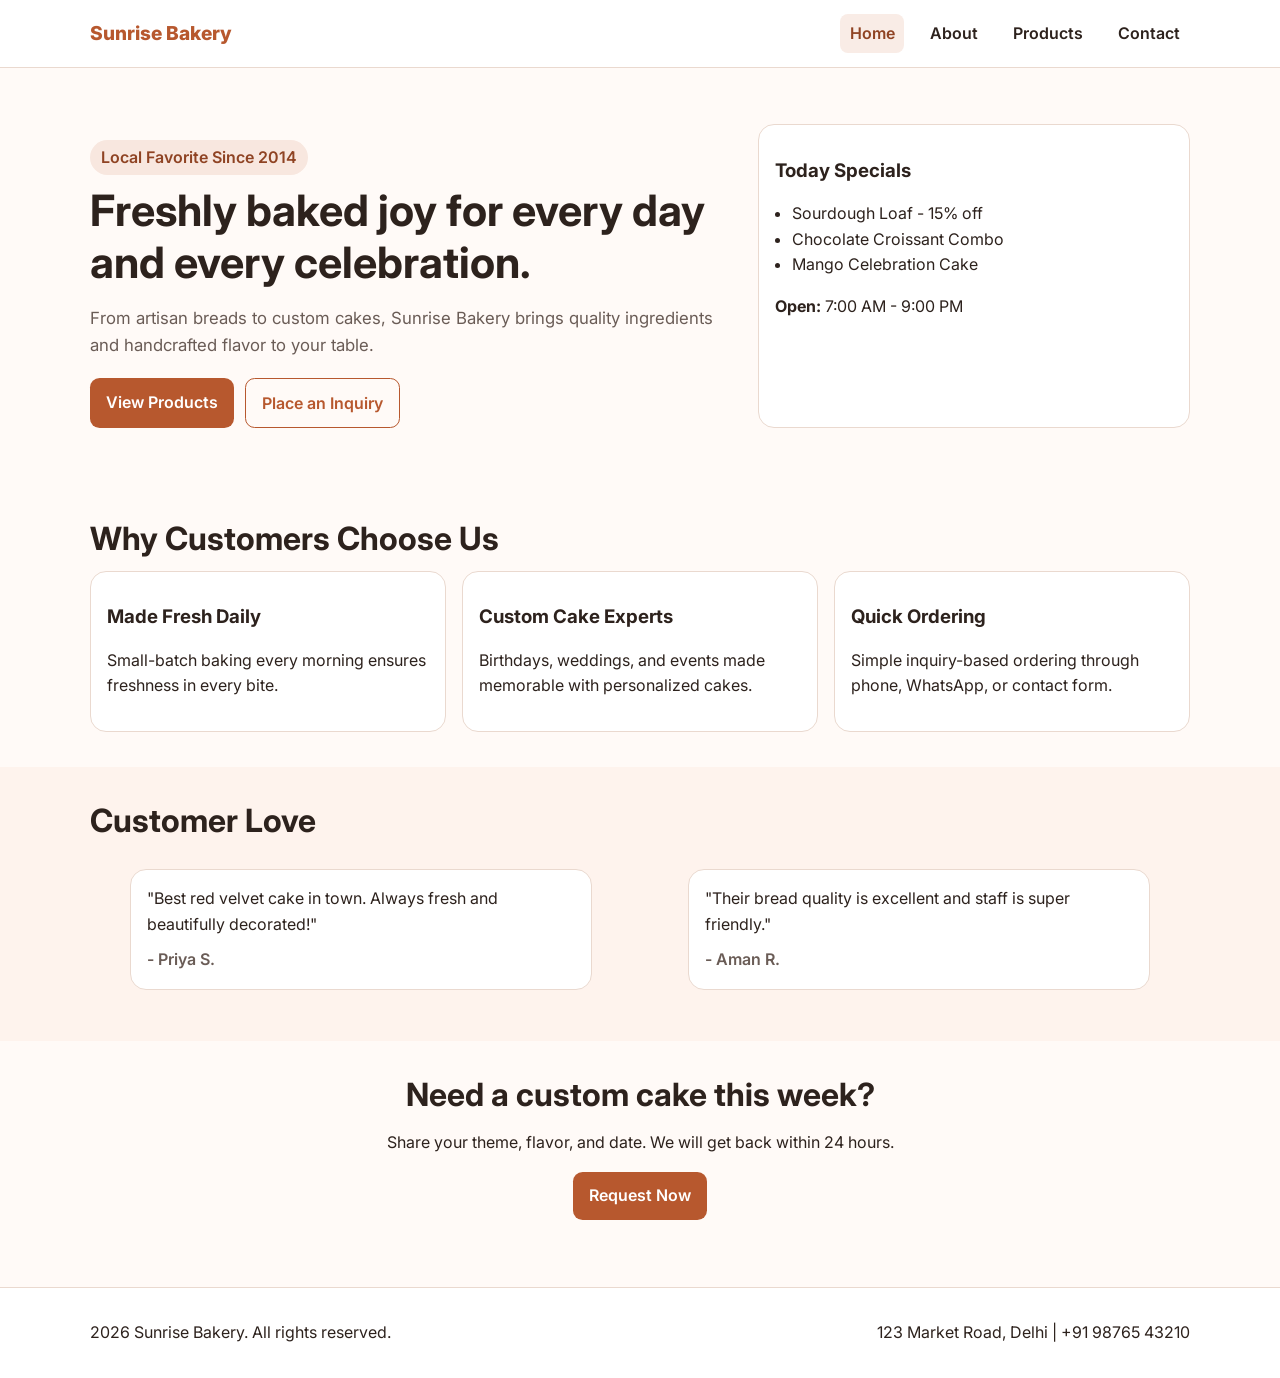
<file: index.html>
<!DOCTYPE html>
<html lang="en">
<head>
  <meta charset="UTF-8" />
  <meta name="viewport" content="width=device-width, initial-scale=1.0" />
  <title>Sunrise Bakery | Fresh Daily Bakes</title>
  <meta name="description" content="Sunrise Bakery offers fresh breads, cakes, pastries, and custom orders in your neighborhood." />
  <link rel="preconnect" href="https://fonts.googleapis.com" />
  <link rel="preconnect" href="https://fonts.gstatic.com" crossorigin />
  <link href="https://fonts.googleapis.com/css2?family=Inter:wght@400;600;700;800&display=swap" rel="stylesheet" />
  <link rel="stylesheet" href="css/style.css" />
</head>
<body>
  <header class="header">
    <div class="container nav-wrap">
      <a href="index.html" class="logo">Sunrise Bakery</a>
      <button class="menu-btn" id="menuBtn" aria-label="Toggle navigation">Menu</button>
      <nav class="nav" id="mainNav">
        <a href="index.html" class="active">Home</a>
        <a href="about.html">About</a>
        <a href="services.html">Products</a>
        <a href="contact.html">Contact</a>
      </nav>
    </div>
  </header>

  <main>
    <section class="hero">
      <div class="container hero-grid">
        <div>
          <p class="badge">Local Favorite Since 2014</p>
          <h1>Freshly baked joy for every day and every celebration.</h1>
          <p class="lead">From artisan breads to custom cakes, Sunrise Bakery brings quality ingredients and handcrafted flavor to your table.</p>
          <div class="btn-row">
            <a class="btn" href="services.html">View Products</a>
            <a class="btn btn-outline" href="contact.html">Place an Inquiry</a>
          </div>
        </div>
        <div class="hero-card">
          <h3>Today Specials</h3>
          <ul>
            <li>Sourdough Loaf - 15% off</li>
            <li>Chocolate Croissant Combo</li>
            <li>Mango Celebration Cake</li>
          </ul>
          <p><strong>Open:</strong> 7:00 AM - 9:00 PM</p>
        </div>
      </div>
    </section>

    <section class="section container">
      <h2>Why Customers Choose Us</h2>
      <div class="cards three">
        <article class="card"><h3>Made Fresh Daily</h3><p>Small-batch baking every morning ensures freshness in every bite.</p></article>
        <article class="card"><h3>Custom Cake Experts</h3><p>Birthdays, weddings, and events made memorable with personalized cakes.</p></article>
        <article class="card"><h3>Quick Ordering</h3><p>Simple inquiry-based ordering through phone, WhatsApp, or contact form.</p></article>
      </div>
    </section>

    <section class="section alt">
      <div class="container">
        <h2>Customer Love</h2>
        <div class="cards two">
          <blockquote class="card">"Best red velvet cake in town. Always fresh and beautifully decorated!"<span>- Priya S.</span></blockquote>
          <blockquote class="card">"Their bread quality is excellent and staff is super friendly."<span>- Aman R.</span></blockquote>
        </div>
      </div>
    </section>

    <section class="section container cta">
      <h2>Need a custom cake this week?</h2>
      <p>Share your theme, flavor, and date. We will get back within 24 hours.</p>
      <a class="btn" href="contact.html">Request Now</a>
    </section>
  </main>

  <footer class="footer">
    <div class="container footer-row">
      <p> 2026 Sunrise Bakery. All rights reserved.</p>
      <p>123 Market Road, Delhi | +91 98765 43210</p>
    </div>
  </footer>

  <script src="js/script.js"></script>
</body>
</html>
</file>
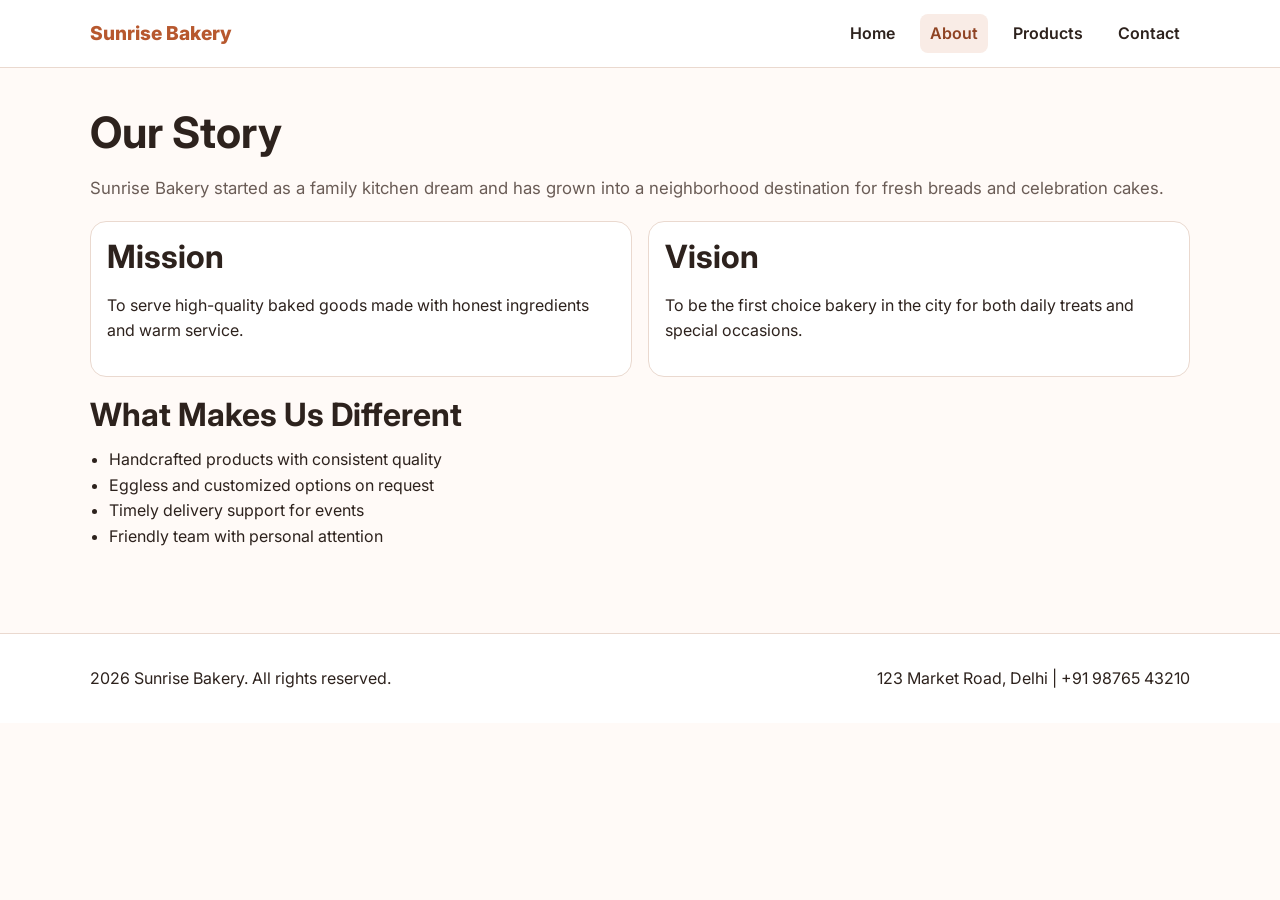
<file: about.html>
<!DOCTYPE html>
<html lang="en">
<head>
  <meta charset="UTF-8" />
  <meta name="viewport" content="width=device-width, initial-scale=1.0" />
  <title>About Us | Sunrise Bakery</title>
  <link rel="preconnect" href="https://fonts.googleapis.com" />
  <link rel="preconnect" href="https://fonts.gstatic.com" crossorigin />
  <link href="https://fonts.googleapis.com/css2?family=Inter:wght@400;600;700;800&display=swap" rel="stylesheet" />
  <link rel="stylesheet" href="css/style.css" />
</head>
<body>
  <header class="header">
    <div class="container nav-wrap">
      <a href="index.html" class="logo">Sunrise Bakery</a>
      <button class="menu-btn" id="menuBtn" aria-label="Toggle navigation">Menu</button>
      <nav class="nav" id="mainNav">
        <a href="index.html">Home</a>
        <a href="about.html" class="active">About</a>
        <a href="services.html">Products</a>
        <a href="contact.html">Contact</a>
      </nav>
    </div>
  </header>

  <main class="section container">
    <h1>Our Story</h1>
    <p class="lead">Sunrise Bakery started as a family kitchen dream and has grown into a neighborhood destination for fresh breads and celebration cakes.</p>

    <div class="cards two mt">
      <article class="card">
        <h2>Mission</h2>
        <p>To serve high-quality baked goods made with honest ingredients and warm service.</p>
      </article>
      <article class="card">
        <h2>Vision</h2>
        <p>To be the first choice bakery in the city for both daily treats and special occasions.</p>
      </article>
    </div>

    <section class="mt">
      <h2>What Makes Us Different</h2>
      <ul class="list">
        <li>Handcrafted products with consistent quality</li>
        <li>Eggless and customized options on request</li>
        <li>Timely delivery support for events</li>
        <li>Friendly team with personal attention</li>
      </ul>
    </section>
  </main>

  <footer class="footer">
    <div class="container footer-row">
      <p> 2026 Sunrise Bakery. All rights reserved.</p>
      <p>123 Market Road, Delhi | +91 98765 43210</p>
    </div>
  </footer>

  <script src="js/script.js"></script>
</body>
</html>
</file>
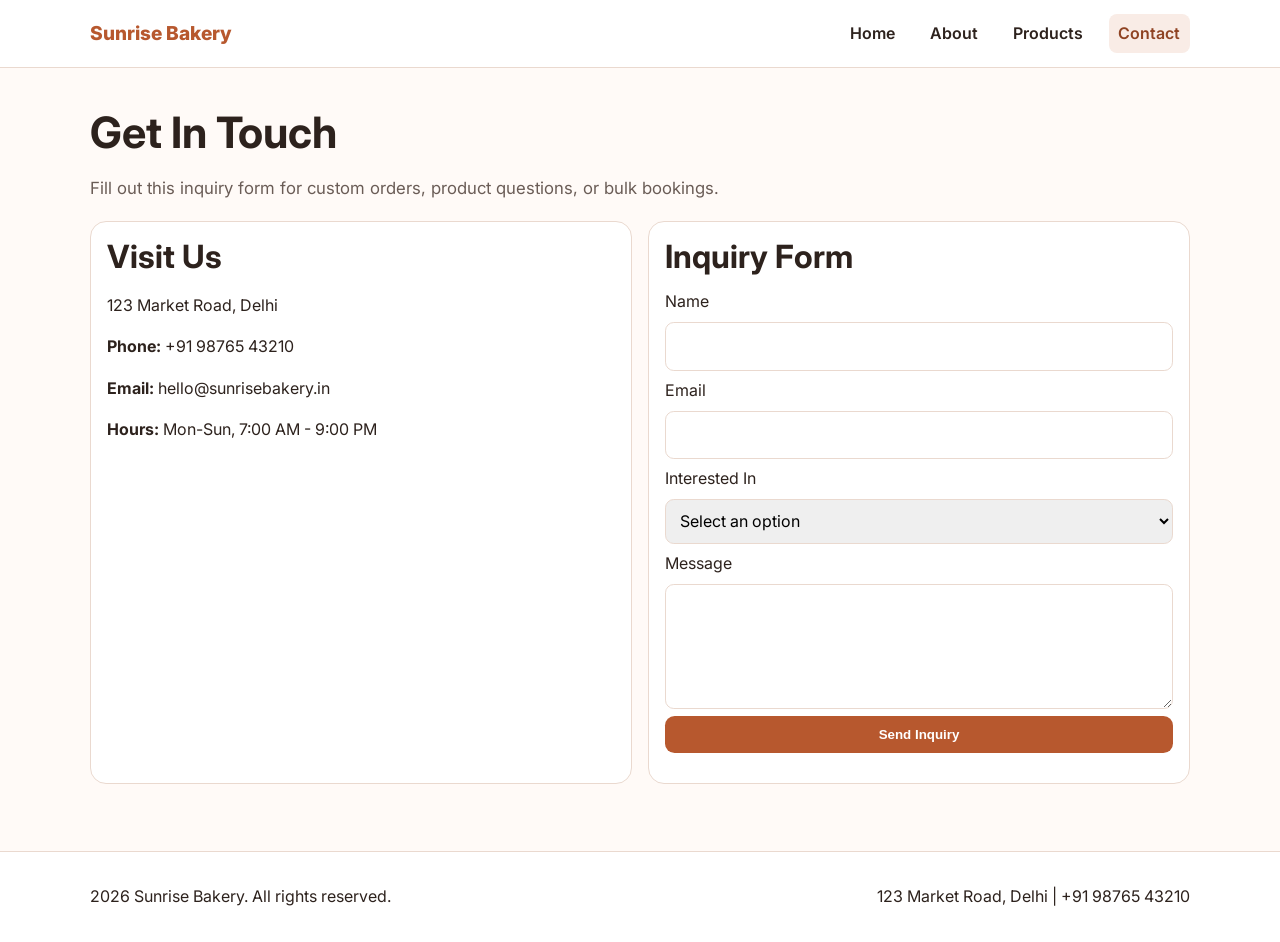
<file: contact.html>
<!DOCTYPE html>
<html lang="en">
<head>
  <meta charset="UTF-8" />
  <meta name="viewport" content="width=device-width, initial-scale=1.0" />
  <title>Contact | Sunrise Bakery</title>
  <link rel="preconnect" href="https://fonts.googleapis.com" />
  <link rel="preconnect" href="https://fonts.gstatic.com" crossorigin />
  <link href="https://fonts.googleapis.com/css2?family=Inter:wght@400;600;700;800&display=swap" rel="stylesheet" />
  <link rel="stylesheet" href="css/style.css" />
</head>
<body>
  <header class="header">
    <div class="container nav-wrap">
      <a href="index.html" class="logo">Sunrise Bakery</a>
      <button class="menu-btn" id="menuBtn" aria-label="Toggle navigation">Menu</button>
      <nav class="nav" id="mainNav">
        <a href="index.html">Home</a>
        <a href="about.html">About</a>
        <a href="services.html">Products</a>
        <a href="contact.html" class="active">Contact</a>
      </nav>
    </div>
  </header>

  <main class="section container">
    <h1>Get In Touch</h1>
    <p class="lead">Fill out this inquiry form for custom orders, product questions, or bulk bookings.</p>

    <div class="cards two mt">
      <section class="card">
        <h2>Visit Us</h2>
        <p>123 Market Road, Delhi</p>
        <p><strong>Phone:</strong> +91 98765 43210</p>
        <p><strong>Email:</strong> hello@sunrisebakery.in</p>
        <p><strong>Hours:</strong> Mon-Sun, 7:00 AM - 9:00 PM</p>
      </section>

      <section class="card">
        <h2>Inquiry Form</h2>
        <form id="contactForm" novalidate>
          <label for="name">Name</label>
          <input id="name" name="name" type="text" required />

          <label for="email">Email</label>
          <input id="email" name="email" type="email" required />

          <label for="service">Interested In</label>
          <select id="service" name="service" required>
            <option value="">Select an option</option>
            <option>Custom Cake</option>
            <option>Bulk Order</option>
            <option>Daily Bakery Products</option>
            <option>Festive Hampers</option>
          </select>

          <label for="message">Message</label>
          <textarea id="message" name="message" rows="4" required></textarea>

          <button class="btn" type="submit">Send Inquiry</button>
          <p class="form-msg" id="formMsg" aria-live="polite"></p>
        </form>
      </section>
    </div>
  </main>

  <footer class="footer">
    <div class="container footer-row">
      <p> 2026 Sunrise Bakery. All rights reserved.</p>
      <p>123 Market Road, Delhi | +91 98765 43210</p>
    </div>
  </footer>

  <script src="js/script.js"></script>
</body>
</html>
</file>
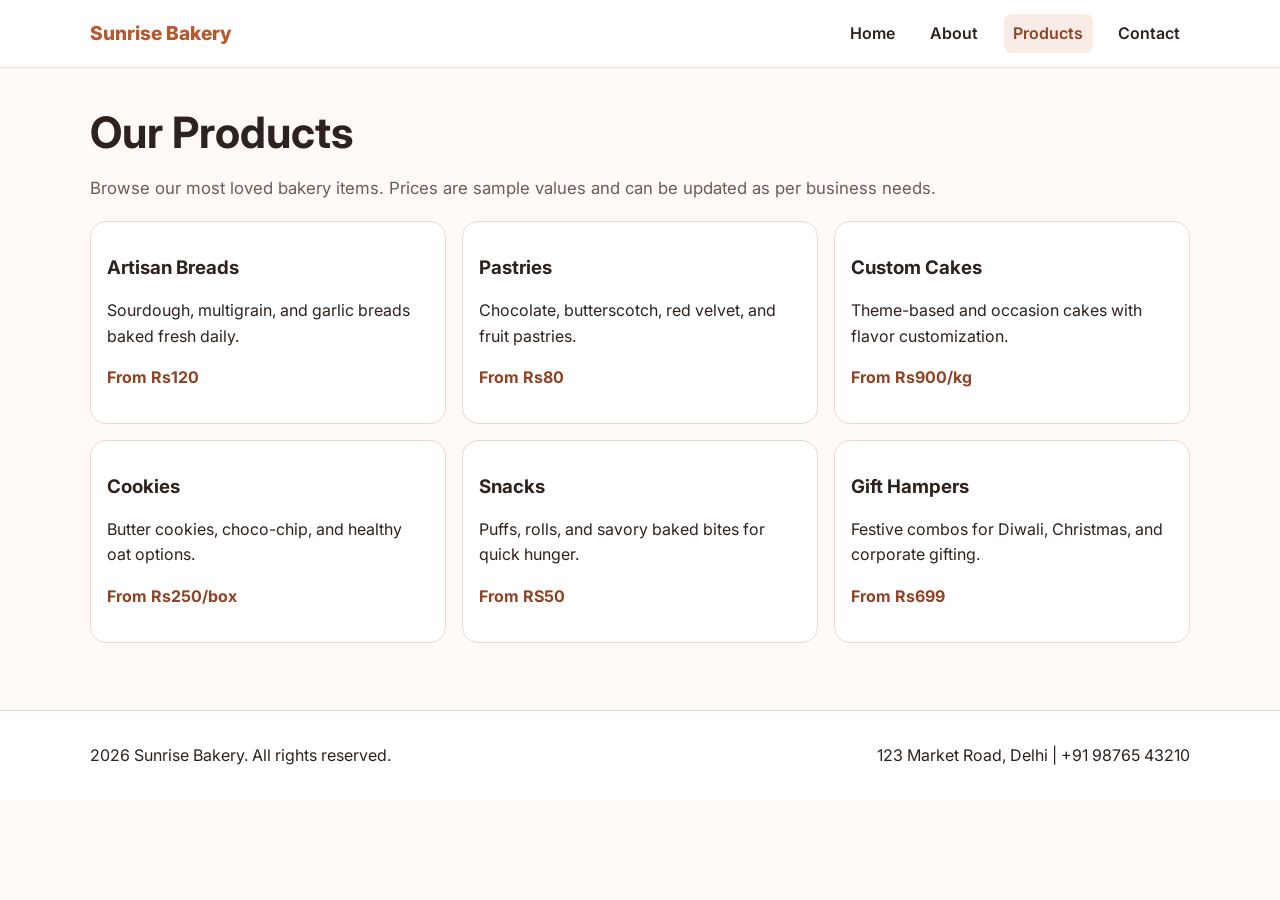
<file: services.html>
<!DOCTYPE html>
<html lang="en">
<head>
  <meta charset="UTF-8" />
  <meta name="viewport" content="width=device-width, initial-scale=1.0" />
  <title>Products | Sunrise Bakery</title>
  <link rel="preconnect" href="https://fonts.googleapis.com" />
  <link rel="preconnect" href="https://fonts.gstatic.com" crossorigin />
  <link href="https://fonts.googleapis.com/css2?family=Inter:wght@400;600;700;800&display=swap" rel="stylesheet" />
  <link rel="stylesheet" href="css/style.css" />
</head>
<body>
  <header class="header">
    <div class="container nav-wrap">
      <a href="index.html" class="logo">Sunrise Bakery</a>
      <button class="menu-btn" id="menuBtn" aria-label="Toggle navigation">Menu</button>
      <nav class="nav" id="mainNav">
        <a href="index.html">Home</a>
        <a href="about.html">About</a>
        <a href="services.html" class="active">Products</a>
        <a href="contact.html">Contact</a>
      </nav>
    </div>
  </header>

  <main class="section container">
    <h1>Our Products</h1>
    <p class="lead">Browse our most loved bakery items. Prices are sample values and can be updated as per business needs.</p>

    <div class="cards three mt">
      <article class="card"><h3>Artisan Breads</h3><p>Sourdough, multigrain, and garlic breads baked fresh daily.</p><p class="price">From Rs120</p></article>
      <article class="card"><h3>Pastries</h3><p>Chocolate, butterscotch, red velvet, and fruit pastries.</p><p class="price">From Rs80</p></article>
      <article class="card"><h3>Custom Cakes</h3><p>Theme-based and occasion cakes with flavor customization.</p><p class="price">From Rs900/kg</p></article>
      <article class="card"><h3>Cookies</h3><p>Butter cookies, choco-chip, and healthy oat options.</p><p class="price">From Rs250/box</p></article>
      <article class="card"><h3>Snacks</h3><p>Puffs, rolls, and savory baked bites for quick hunger.</p><p class="price">From RS50</p></article>
      <article class="card"><h3>Gift Hampers</h3><p>Festive combos for Diwali, Christmas, and corporate gifting.</p><p class="price">From Rs699</p></article>
    </div>
  </main>

  <footer class="footer">
    <div class="container footer-row">
      <p> 2026 Sunrise Bakery. All rights reserved.</p>
      <p>123 Market Road, Delhi | +91 98765 43210</p>
    </div>
  </footer>

  <script src="js/script.js"></script>
</body>
</html>
</file>
<file: css/style.css>
:root {
  --bg: #fffaf7;
  --text: #2d221d;
  --brand: #b7582e;
  --brand-dark: #8f4323;
  --card: #ffffff;
  --muted: #6a5c56;
  --line: #ead9cf;
}

* { box-sizing: border-box; }
body {
  margin: 0;
  font-family: Inter, Arial, sans-serif;
  color: var(--text);
  background: var(--bg);
  line-height: 1.6;
}

.container {
  width: min(1100px, 92%);
  margin: 0 auto;
}

.header {
  background: #fff;
  border-bottom: 1px solid var(--line);
  position: sticky;
  top: 0;
  z-index: 50;
}

.nav-wrap {
  display: flex;
  align-items: center;
  justify-content: space-between;
  padding: 0.9rem 0;
}

.logo {
  text-decoration: none;
  font-weight: 800;
  color: var(--brand);
  font-size: 1.2rem;
}

.nav {
  display: flex;
  gap: 1rem;
}

.nav a {
  text-decoration: none;
  color: var(--text);
  font-weight: 600;
  padding: 0.4rem 0.6rem;
  border-radius: 0.5rem;
}

.nav a.active,
.nav a:hover {
  background: #f9ece6;
  color: var(--brand-dark);
}

.menu-btn {
  display: none;
  border: 1px solid var(--line);
  border-radius: 0.5rem;
  background: #fff;
  padding: 0.4rem 0.7rem;
}

.hero {
  padding: 3.5rem 0;
}

.hero-grid {
  display: grid;
  gap: 1.2rem;
  grid-template-columns: 1.5fr 1fr;
  align-items: stretch;
}

.badge {
  display: inline-block;
  background: #f8e7df;
  color: var(--brand-dark);
  padding: 0.3rem 0.7rem;
  border-radius: 999px;
  font-weight: 600;
  margin-bottom: 0.4rem;
}

h1, h2, h3 { line-height: 1.2; }
h1 { font-size: clamp(1.8rem, 4vw, 2.7rem); margin: 0.2rem 0 1rem; }
h2 { font-size: clamp(1.4rem, 3vw, 2rem); margin: 0 0 0.8rem; }

.lead {
  font-size: 1.05rem;
  color: var(--muted);
  margin-bottom: 1.2rem;
}

.btn-row {
  display: flex;
  gap: 0.7rem;
  flex-wrap: wrap;
}

.btn {
  display: inline-block;
  text-decoration: none;
  border: none;
  background: var(--brand);
  color: #fff;
  padding: 0.7rem 1rem;
  border-radius: 0.6rem;
  font-weight: 600;
  cursor: pointer;
}

.btn:hover { background: var(--brand-dark); }

.btn-outline {
  background: transparent;
  border: 1px solid var(--brand);
  color: var(--brand);
}

.hero-card,
.card {
  background: var(--card);
  border: 1px solid var(--line);
  border-radius: 1rem;
  padding: 1rem;
}

.hero-card ul { padding-left: 1.1rem; }

.section { padding: 2.2rem 0; }
.alt { background: #fef3ed; }

.cards {
  display: grid;
  gap: 1rem;
}
.cards.three { grid-template-columns: repeat(3, minmax(0, 1fr)); }
.cards.two { grid-template-columns: repeat(2, minmax(0, 1fr)); }

.price {
  font-weight: 700;
  color: var(--brand-dark);
}

.list {
  padding-left: 1.2rem;
  margin-top: 0;
}

.mt { margin-top: 1.2rem; }
.cta { text-align: center; }

blockquote span {
  display: block;
  margin-top: 0.6rem;
  color: var(--muted);
  font-weight: 600;
}

form {
  display: grid;
  gap: 0.45rem;
}

input, select, textarea {
  width: 100%;
  border: 1px solid var(--line);
  border-radius: 0.55rem;
  padding: 0.65rem;
  font: inherit;
}

input:focus, select:focus, textarea:focus {
  outline: 2px solid #f3cfbf;
  border-color: var(--brand);
}

.form-msg {
  margin: 0.4rem 0 0;
  font-weight: 600;
}

.footer {
  border-top: 1px solid var(--line);
  background: #fff;
  margin-top: 2rem;
}

.footer-row {
  padding: 1rem 0;
  display: flex;
  justify-content: space-between;
  gap: 0.6rem;
  flex-wrap: wrap;
}

@media (max-width: 860px) {
  .hero-grid,
  .cards.three,
  .cards.two {
    grid-template-columns: 1fr;
  }

  .menu-btn { display: inline-block; }

  .nav {
    position: absolute;
    left: 0;
    right: 0;
    top: 100%;
    background: #fff;
    border-bottom: 1px solid var(--line);
    display: none;
    flex-direction: column;
    padding: 0.5rem 4%;
  }

  .nav.show { display: flex; }
}
</file>
